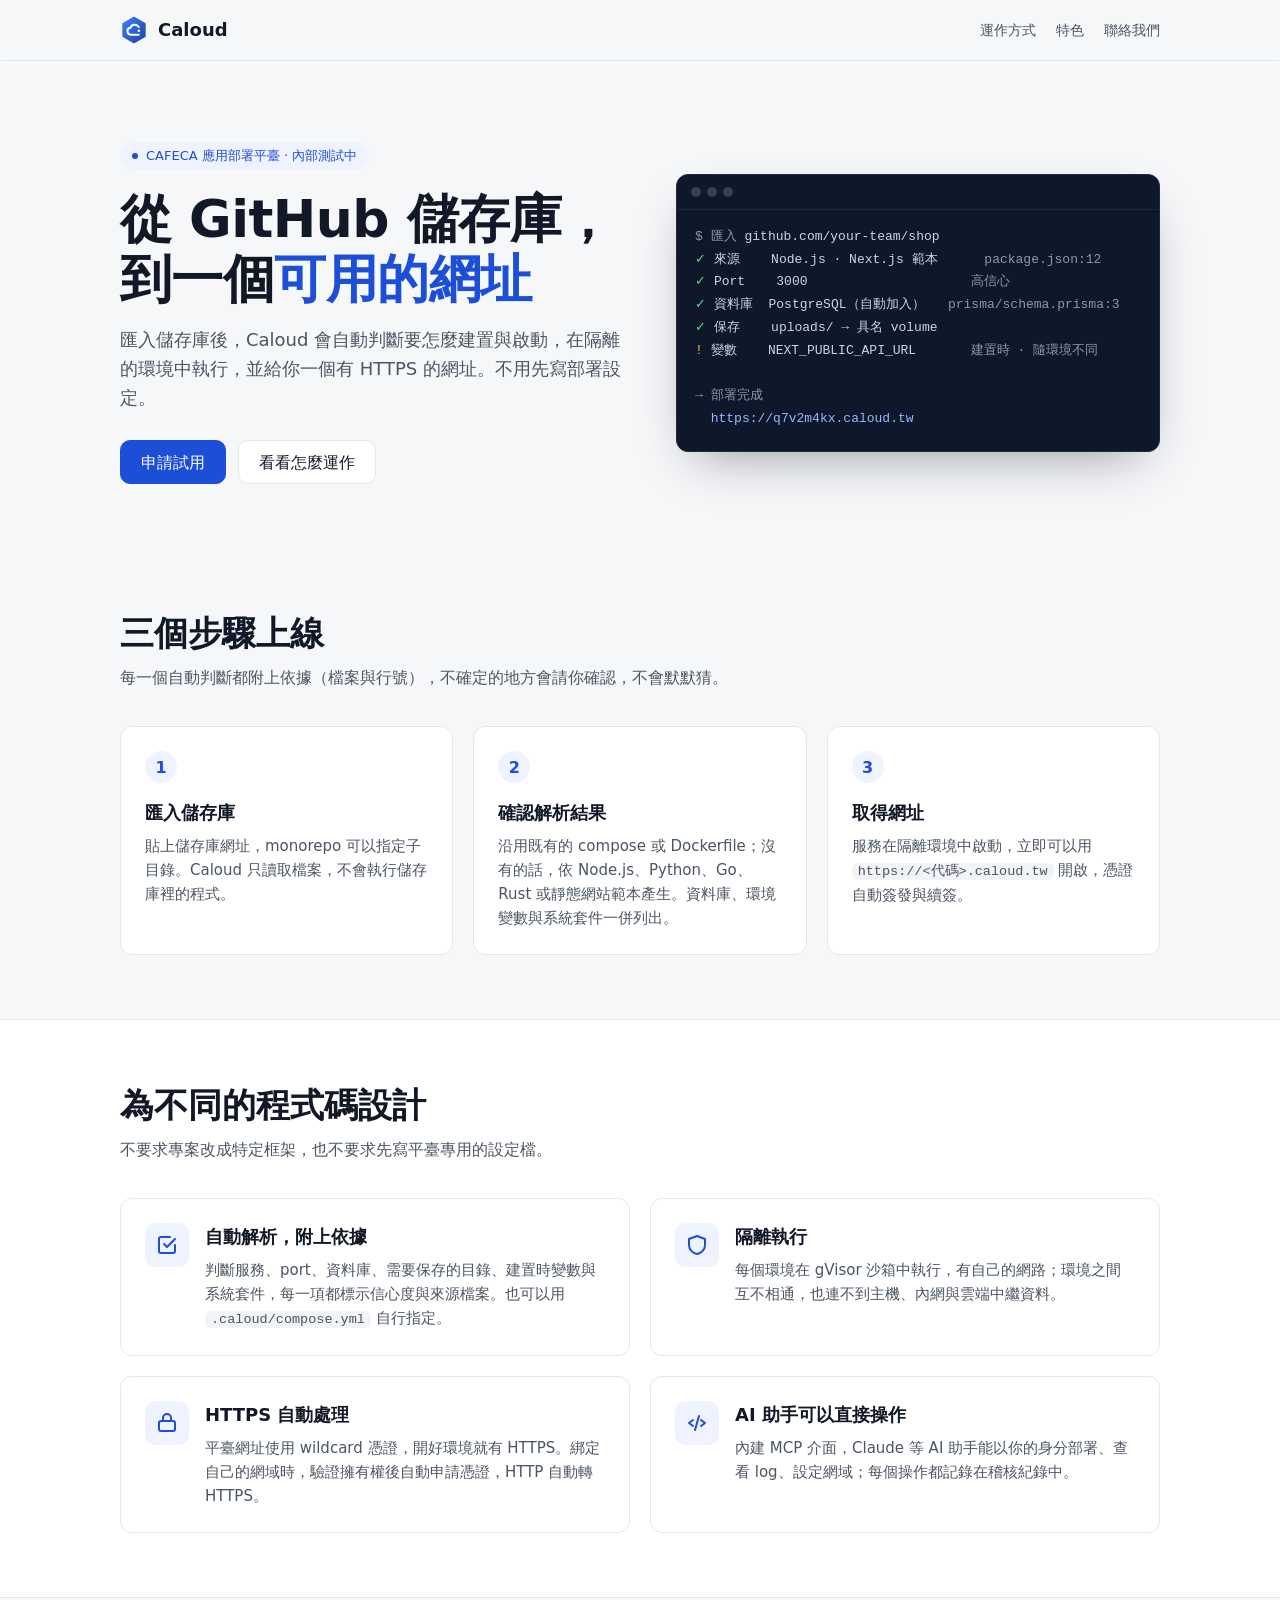
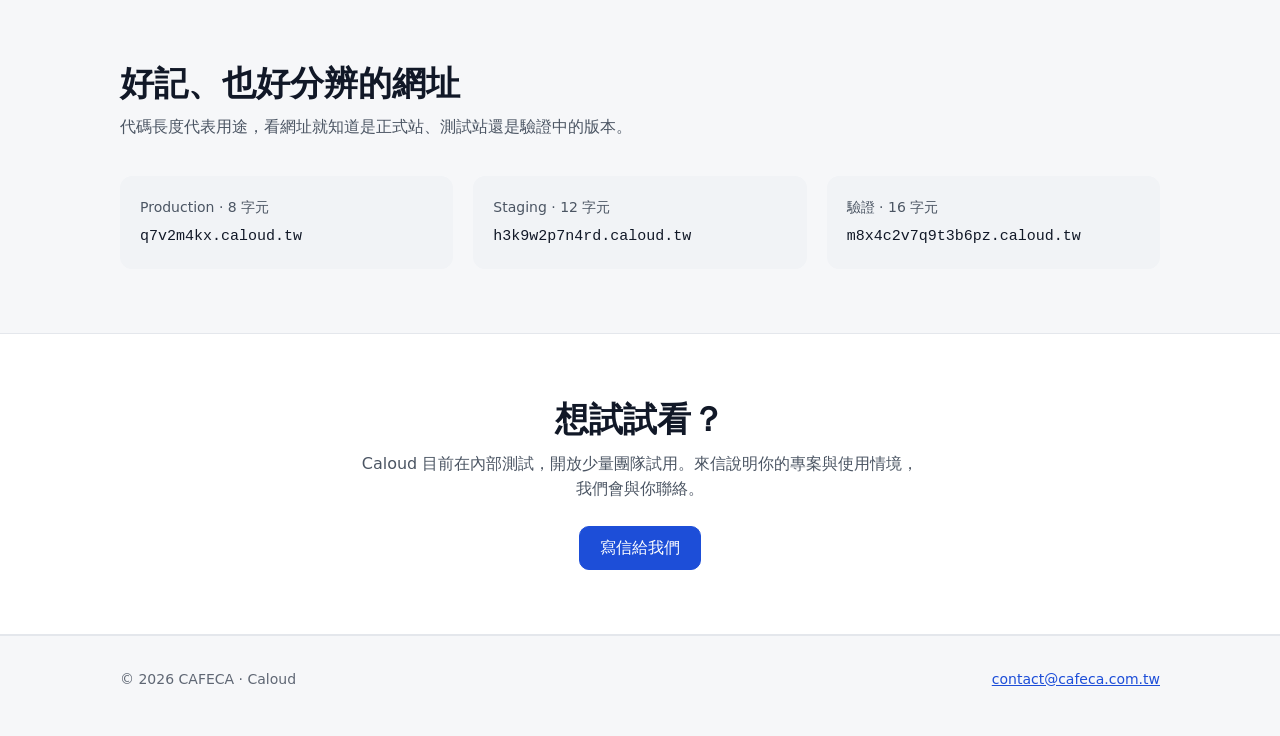
<file: deploy/site/index.html>
<!doctype html>
<html lang="zh-Hant-TW">
<head>
<meta charset="utf-8">
<meta name="viewport" content="width=device-width, initial-scale=1">
<title>Caloud · 從儲存庫到網址</title>
<meta name="description" content="Caloud 是 CAFECA 的應用部署平臺：匯入 GitHub 儲存庫，自動解析服務，在隔離環境中執行，並提供 HTTPS 網址。">
<meta name="theme-color" content="#0f172a">
<link rel="icon" type="image/svg+xml" href="data:image/svg+xml,%3Csvg xmlns=%22http://www.w3.org/2000/svg%22 viewBox=%220 0 64 64%22%3E%3Cdefs%3E%3ClinearGradient id=%22gi%22 x1=%220%22 y1=%220%22 x2=%221%22 y2=%221%22%3E%3Cstop offset=%220%22 stop-color=%22%233b82f6%22/%3E%3Cstop offset=%221%22 stop-color=%22%231e40af%22/%3E%3C/linearGradient%3E%3C/defs%3E  %3Cpath d=%22M32 3.5 56.7 17.75v28.5L32 60.5 7.3 46.25v-28.5z%22 fill=%22url%28%23gi%29%22 stroke=%22url%28%23gi%29%22 stroke-width=%224%22 stroke-linejoin=%22round%22/%3E  %3Cpath d=%22M43 25a11 11 0 0 0-19.4 2.1 7.8 7.8 0 0 0 1.1 15.5H43%22 fill=%22none%22 stroke=%22%23fff%22 stroke-width=%224.6%22 stroke-linecap=%22round%22 stroke-linejoin=%22round%22/%3E  %3Ccircle cx=%2243%22 cy=%2233.8%22 r=%223%22 fill=%22%23fff%22/%3E%3C/svg%3E">
<style>
  :root {
    --bg: #f6f7f9; --surface: #ffffff; --sunken: #f1f3f6; --text: #111827; --muted: #4b5563; --subtle: #5f6774;
    --border: #e4e7ec; --accent: #1d4ed8; --accent-hover: #1e40af; --accent-subtle: #eef3ff; --on-accent: #fff;
    --success: #15803d; --ink: #0f172a; --ink-text: #cbd5e1; --ink-muted: #8b98ab; --ink-border: #1e293b;
    --font: system-ui, -apple-system, "Segoe UI", "Noto Sans TC", "PingFang TC", sans-serif;
    --mono: ui-monospace, SFMono-Regular, Menlo, Consolas, monospace;
    --radius: 12px;
  }
  @media (prefers-color-scheme: dark) {
    :root {
      --bg: #0b0f17; --surface: #111722; --sunken: #0d121b; --text: #e6e9ef; --muted: #a3acb9; --subtle: #8c95a3;
      --border: #222b38; --accent: #6ea2ff; --accent-hover: #93bbff; --accent-subtle: #14223d; --on-accent: #0b0f17;
      --success: #4ade80; --ink: #070a10; --ink-border: #1a2230;
    }
  }
  * { box-sizing: border-box; }
  html { -webkit-text-size-adjust: 100%; }
  body { margin: 0; background: var(--bg); color: var(--text); font-family: var(--font); font-size: 16px; line-height: 1.6; }
  a { color: var(--accent); }
  a:hover { color: var(--accent-hover); }
  :focus-visible { outline: 2px solid var(--accent); outline-offset: 2px; border-radius: 4px; }
  .wrap { max-width: 1080px; margin: 0 auto; padding: 0 20px; }

  header { position: sticky; top: 0; z-index: 10; background: color-mix(in srgb, var(--bg) 88%, transparent); backdrop-filter: blur(8px); border-bottom: 1px solid var(--border); }
  .nav { display: flex; align-items: center; gap: 24px; height: 60px; }
  .brand { display: flex; align-items: center; gap: 10px; color: var(--text); text-decoration: none; font-weight: 600; font-size: 18px; }
  .brand svg { width: 28px; height: 28px; }
  .nav nav { display: flex; gap: 20px; margin-left: auto; }
  .nav nav a { color: var(--muted); text-decoration: none; font-size: 14px; }
  .nav nav a:hover { color: var(--text); }

  .hero { padding-top: 80px; padding-bottom: 64px; display: grid; grid-template-columns: 1.05fr 1fr; gap: 48px; align-items: center; }
  .eyebrow { display: inline-flex; align-items: center; gap: 8px; padding: 4px 12px; border-radius: 999px; background: var(--accent-subtle); color: var(--accent); font-size: 13px; font-weight: 500; }
  .eyebrow::before { content: ""; width: 6px; height: 6px; border-radius: 50%; background: currentColor; }
  h1 { margin: 20px 0 16px; font-size: clamp(34px, 5vw, 52px); line-height: 1.15; letter-spacing: -0.01em; text-wrap: balance; }
  h1 em { font-style: normal; color: var(--accent); }
  .lede { margin: 0 0 28px; color: var(--muted); font-size: 18px; max-width: 34em; }
  .cta { display: flex; flex-wrap: wrap; gap: 12px; }
  .btn { display: inline-flex; align-items: center; gap: 8px; height: 44px; padding: 0 20px; border-radius: 10px; font-weight: 500; text-decoration: none; border: 1px solid var(--border); color: var(--text); background: var(--surface); }
  .btn:hover { color: var(--text); border-color: var(--subtle); }
  .btn.primary { background: var(--accent); border-color: var(--accent); color: var(--on-accent); }
  .btn.primary:hover { background: var(--accent-hover); border-color: var(--accent-hover); color: var(--on-accent); }

  .term { background: var(--ink); color: var(--ink-text); border: 1px solid var(--ink-border); border-radius: var(--radius); font-family: var(--mono); font-size: 13px; line-height: 1.75; box-shadow: 0 20px 50px -20px rgb(15 23 42 / 0.45); overflow: hidden; }
  .term-bar { display: flex; gap: 6px; padding: 12px 14px; border-bottom: 1px solid var(--ink-border); }
  .term-bar i { width: 10px; height: 10px; border-radius: 50%; background: #334155; }
  .term pre { margin: 0; padding: 16px 18px 20px; white-space: pre-wrap; word-break: break-word; }
  .t-dim { color: var(--ink-muted); } .t-ok { color: #4ade80; } .t-mid { color: #fbbf24; } .t-url { color: #93bbff; }

  section { padding: 64px 0; }
  .section-head { max-width: 640px; margin-bottom: 36px; }
  h2 { margin: 0 0 10px; font-size: clamp(26px, 3.4vw, 34px); line-height: 1.25; text-wrap: balance; }
  .section-head p { margin: 0; color: var(--muted); }

  .steps { display: grid; grid-template-columns: repeat(3, 1fr); gap: 20px; counter-reset: s; }
  .step { position: relative; padding: 24px; background: var(--surface); border: 1px solid var(--border); border-radius: var(--radius); }
  .step::before { counter-increment: s; content: counter(s); display: grid; place-items: center; width: 32px; height: 32px; margin-bottom: 16px; border-radius: 50%; background: var(--accent-subtle); color: var(--accent); font-weight: 600; }
  .step h3, .feature h3 { margin: 0 0 6px; font-size: 18px; }
  .step p, .feature p { margin: 0; color: var(--muted); font-size: 15px; }

  .features { display: grid; grid-template-columns: repeat(2, 1fr); gap: 20px; }
  .feature { display: grid; grid-template-columns: 44px 1fr; gap: 16px; padding: 24px; background: var(--surface); border: 1px solid var(--border); border-radius: var(--radius); }
  .feature svg { width: 44px; height: 44px; padding: 10px; border-radius: 10px; background: var(--accent-subtle); color: var(--accent); }
  code { font-family: var(--mono); font-size: 0.9em; padding: 1px 6px; border-radius: 6px; background: var(--sunken); }

  .band { background: var(--surface); border-top: 1px solid var(--border); border-bottom: 1px solid var(--border); }
  .urls { display: grid; grid-template-columns: repeat(3, 1fr); gap: 20px; }
  .url { padding: 20px; border-radius: var(--radius); background: var(--sunken); }
  .url b { display: block; margin-bottom: 4px; font-size: 14px; color: var(--muted); font-weight: 500; }
  .url span { font-family: var(--mono); font-size: 15px; word-break: break-all; }

  .contact { text-align: center; }
  .contact p { color: var(--muted); max-width: 560px; margin: 0 auto 24px; }
  footer { padding: 32px 0 48px; color: var(--subtle); font-size: 14px; border-top: 1px solid var(--border); }
  footer .wrap { display: flex; flex-wrap: wrap; gap: 12px 24px; justify-content: space-between; }

  @media (max-width: 860px) {
    .hero { grid-template-columns: 1fr; padding-top: 48px; padding-bottom: 40px; gap: 32px; }
    .steps, .features, .urls { grid-template-columns: 1fr; }
    .nav nav { display: none; }
    section { padding: 48px 0; }
    .term { font-size: 12px; }
    .term pre { white-space: pre; overflow-x: auto; }
  }
  @media (prefers-reduced-motion: no-preference) {
    .btn, .nav nav a { transition: color .16s, background .16s, border-color .16s; }
  }
</style>
</head>
<body>
<header>
  <div class="wrap nav">
    <a class="brand" href="/" aria-label="Caloud 首頁">
      <svg viewBox="0 0 64 64" aria-hidden="true"><defs><linearGradient id="gi" x1="0" y1="0" x2="1" y2="1"><stop offset="0" stop-color="#3b82f6"/><stop offset="1" stop-color="#1e40af"/></linearGradient></defs> <path d="M32 3.5 56.7 17.75v28.5L32 60.5 7.3 46.25v-28.5z" fill="url(#gi)" stroke="url(#gi)" stroke-width="4" stroke-linejoin="round"/> <path d="M43 25a11 11 0 0 0-19.4 2.1 7.8 7.8 0 0 0 1.1 15.5H43" fill="none" stroke="#fff" stroke-width="4.6" stroke-linecap="round" stroke-linejoin="round"/> <circle cx="43" cy="33.8" r="3" fill="#fff"/></svg>
      Caloud
    </a>
    <nav aria-label="頁面導覽">
      <a href="#how">運作方式</a>
      <a href="#features">特色</a>
      <a href="#contact">聯絡我們</a>
    </nav>
  </div>
</header>

<main>
  <div class="wrap hero">
    <div>
      <span class="eyebrow">CAFECA 應用部署平臺 · 內部測試中</span>
      <h1>從 GitHub 儲存庫，<br>到一個<em>可用的網址</em></h1>
      <p class="lede">匯入儲存庫後，Caloud 會自動判斷要怎麼建置與啟動，在隔離的環境中執行，並給你一個有 HTTPS 的網址。不用先寫部署設定。</p>
      <div class="cta">
        <a class="btn primary" href="#contact">申請試用</a>
        <a class="btn" href="#how">看看怎麼運作</a>
      </div>
    </div>
    <div class="term" role="img" aria-label="解析範例：偵測到 Next.js 與 PostgreSQL，部署到 q7v2m4kx.caloud.tw">
      <div class="term-bar" aria-hidden="true"><i></i><i></i><i></i></div>
<pre aria-hidden="true"><span class="t-dim">$ 匯入</span> github.com/your-team/shop
<span class="t-ok">✓</span> 來源    Node.js · Next.js 範本      <span class="t-dim">package.json:12</span>
<span class="t-ok">✓</span> Port    3000                     <span class="t-dim">高信心</span>
<span class="t-ok">✓</span> 資料庫  PostgreSQL（自動加入）   <span class="t-dim">prisma/schema.prisma:3</span>
<span class="t-ok">✓</span> 保存    uploads/ → 具名 volume
<span class="t-mid">!</span> 變數    NEXT_PUBLIC_API_URL       <span class="t-dim">建置時 · 隨環境不同</span>

<span class="t-dim">→ 部署完成</span>
  <span class="t-url">https://q7v2m4kx.caloud.tw</span></pre>
    </div>
  </div>

  <section id="how">
    <div class="wrap">
      <div class="section-head">
        <h2>三個步驟上線</h2>
        <p>每一個自動判斷都附上依據（檔案與行號），不確定的地方會請你確認，不會默默猜。</p>
      </div>
      <div class="steps">
        <div class="step"><h3>匯入儲存庫</h3><p>貼上儲存庫網址，monorepo 可以指定子目錄。Caloud 只讀取檔案，不會執行儲存庫裡的程式。</p></div>
        <div class="step"><h3>確認解析結果</h3><p>沿用既有的 compose 或 Dockerfile；沒有的話，依 Node.js、Python、Go、Rust 或靜態網站範本產生。資料庫、環境變數與系統套件一併列出。</p></div>
        <div class="step"><h3>取得網址</h3><p>服務在隔離環境中啟動，立即可以用 <code>https://&lt;代碼&gt;.caloud.tw</code> 開啟，憑證自動簽發與續簽。</p></div>
      </div>
    </div>
  </section>

  <section id="features" class="band">
    <div class="wrap">
      <div class="section-head">
        <h2>為不同的程式碼設計</h2>
        <p>不要求專案改成特定框架，也不要求先寫平臺專用的設定檔。</p>
      </div>
      <div class="features">
        <div class="feature">
          <svg viewBox="0 0 24 24" fill="none" stroke="currentColor" stroke-width="2" stroke-linecap="round" stroke-linejoin="round" aria-hidden="true"><path d="M9 11l3 3 8-8"/><path d="M20 12v6a2 2 0 0 1-2 2H6a2 2 0 0 1-2-2V6a2 2 0 0 1 2-2h9"/></svg>
          <div><h3>自動解析，附上依據</h3><p>判斷服務、port、資料庫、需要保存的目錄、建置時變數與系統套件，每一項都標示信心度與來源檔案。也可以用 <code>.caloud/compose.yml</code> 自行指定。</p></div>
        </div>
        <div class="feature">
          <svg viewBox="0 0 24 24" fill="none" stroke="currentColor" stroke-width="2" stroke-linecap="round" stroke-linejoin="round" aria-hidden="true"><path d="M12 3l8 3v6c0 4.5-3.4 8.3-8 9-4.6-.7-8-4.5-8-9V6z"/></svg>
          <div><h3>隔離執行</h3><p>每個環境在 gVisor 沙箱中執行，有自己的網路；環境之間互不相通，也連不到主機、內網與雲端中繼資料。</p></div>
        </div>
        <div class="feature">
          <svg viewBox="0 0 24 24" fill="none" stroke="currentColor" stroke-width="2" stroke-linecap="round" stroke-linejoin="round" aria-hidden="true"><rect x="4" y="10" width="16" height="10" rx="2"/><path d="M8 10V7a4 4 0 0 1 8 0v3"/></svg>
          <div><h3>HTTPS 自動處理</h3><p>平臺網址使用 wildcard 憑證，開好環境就有 HTTPS。綁定自己的網域時，驗證擁有權後自動申請憑證，HTTP 自動轉 HTTPS。</p></div>
        </div>
        <div class="feature">
          <svg viewBox="0 0 24 24" fill="none" stroke="currentColor" stroke-width="2" stroke-linecap="round" stroke-linejoin="round" aria-hidden="true"><path d="M8 9l-4 3 4 3"/><path d="M16 9l4 3-4 3"/><path d="M14 5l-4 14"/></svg>
          <div><h3>AI 助手可以直接操作</h3><p>內建 MCP 介面，Claude 等 AI 助手能以你的身分部署、查看 log、設定網域；每個操作都記錄在稽核紀錄中。</p></div>
        </div>
      </div>
    </div>
  </section>

  <section>
    <div class="wrap">
      <div class="section-head">
        <h2>好記、也好分辨的網址</h2>
        <p>代碼長度代表用途，看網址就知道是正式站、測試站還是驗證中的版本。</p>
      </div>
      <div class="urls">
        <div class="url"><b>Production · 8 字元</b><span>q7v2m4kx.caloud.tw</span></div>
        <div class="url"><b>Staging · 12 字元</b><span>h3k9w2p7n4rd.caloud.tw</span></div>
        <div class="url"><b>驗證 · 16 字元</b><span>m8x4c2v7q9t3b6pz.caloud.tw</span></div>
      </div>
    </div>
  </section>

  <section id="contact" class="band contact">
    <div class="wrap">
      <h2>想試試看？</h2>
      <p>Caloud 目前在內部測試，開放少量團隊試用。來信說明你的專案與使用情境，我們會與你聯絡。</p>
      <a class="btn primary" href="mailto:contact@cafeca.com.tw?subject=Caloud%20%E8%A9%A6%E7%94%A8%E7%94%B3%E8%AB%8B">寫信給我們</a>
    </div>
  </section>
</main>

<footer>
  <div class="wrap">
    <span>© 2026 CAFECA · Caloud</span>
    <a href="mailto:contact@cafeca.com.tw">contact@cafeca.com.tw</a>
  </div>
</footer>
</body>
</html>
</file>
